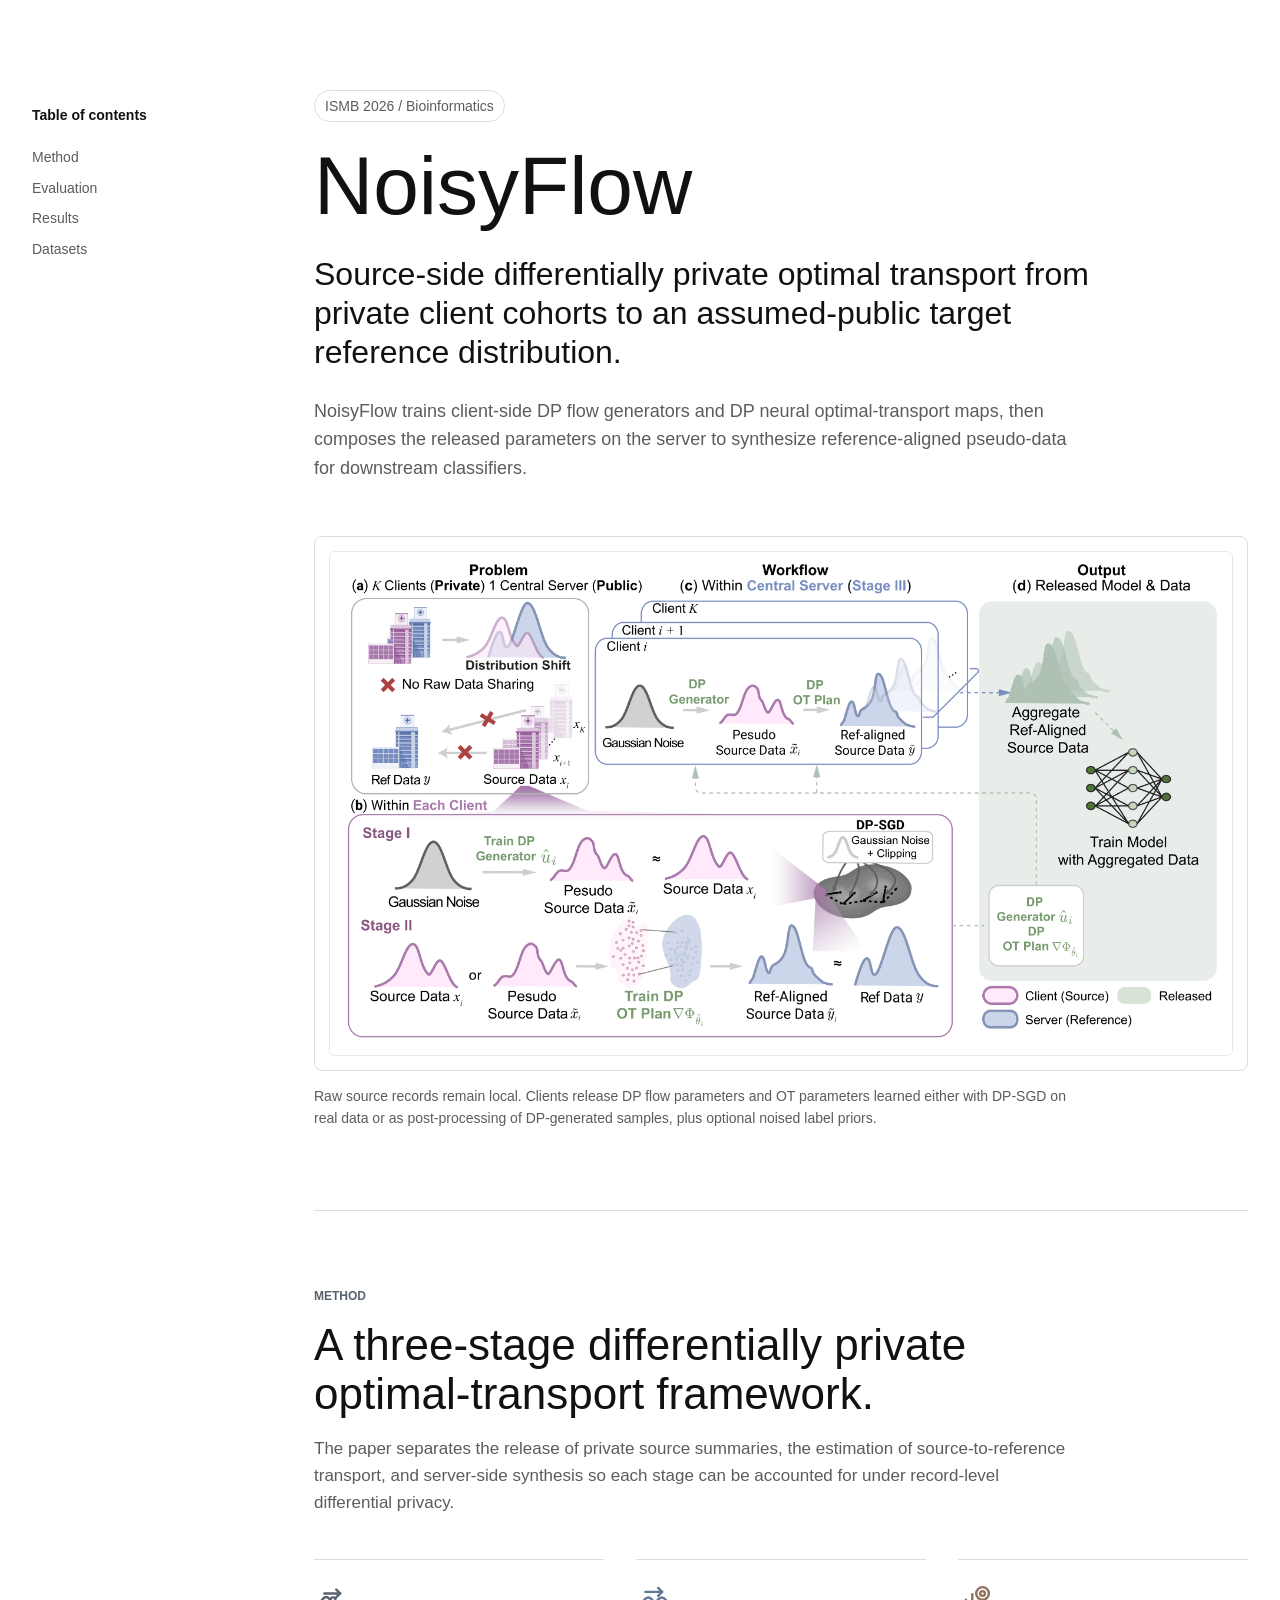
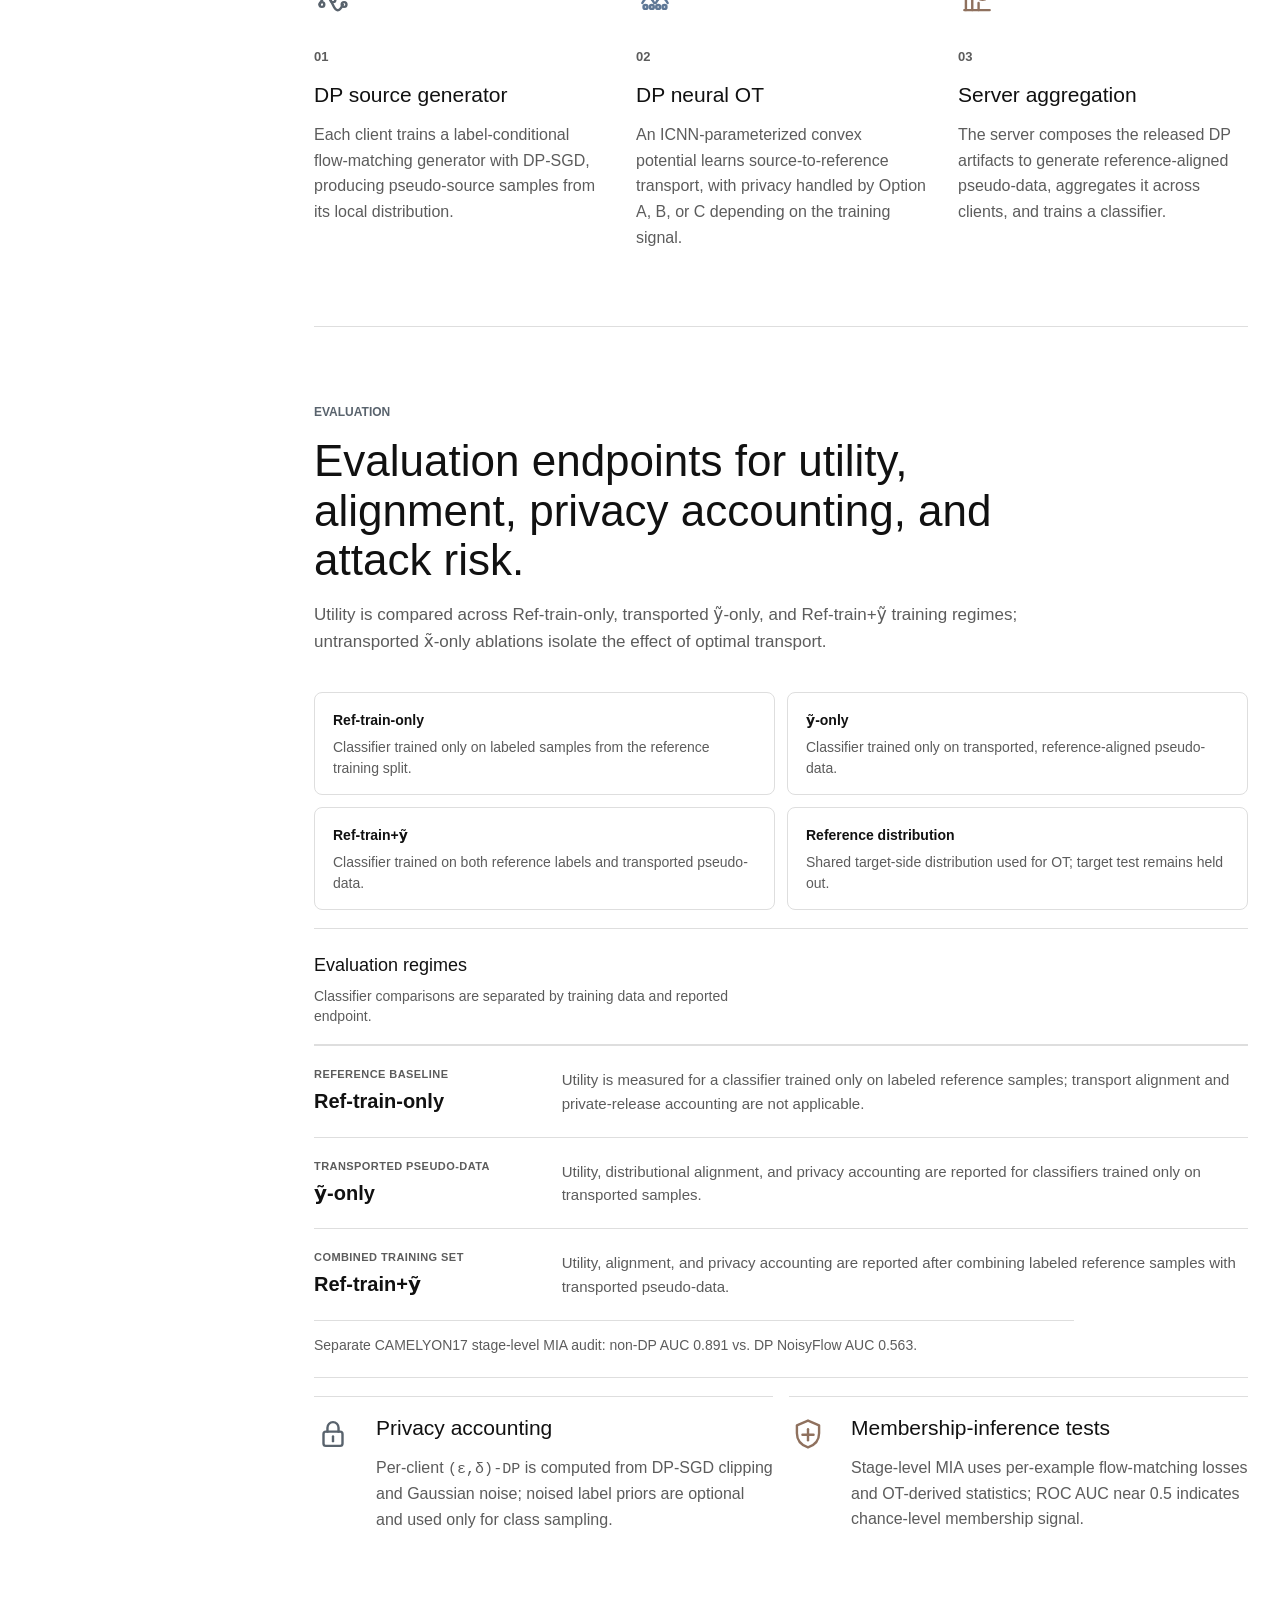
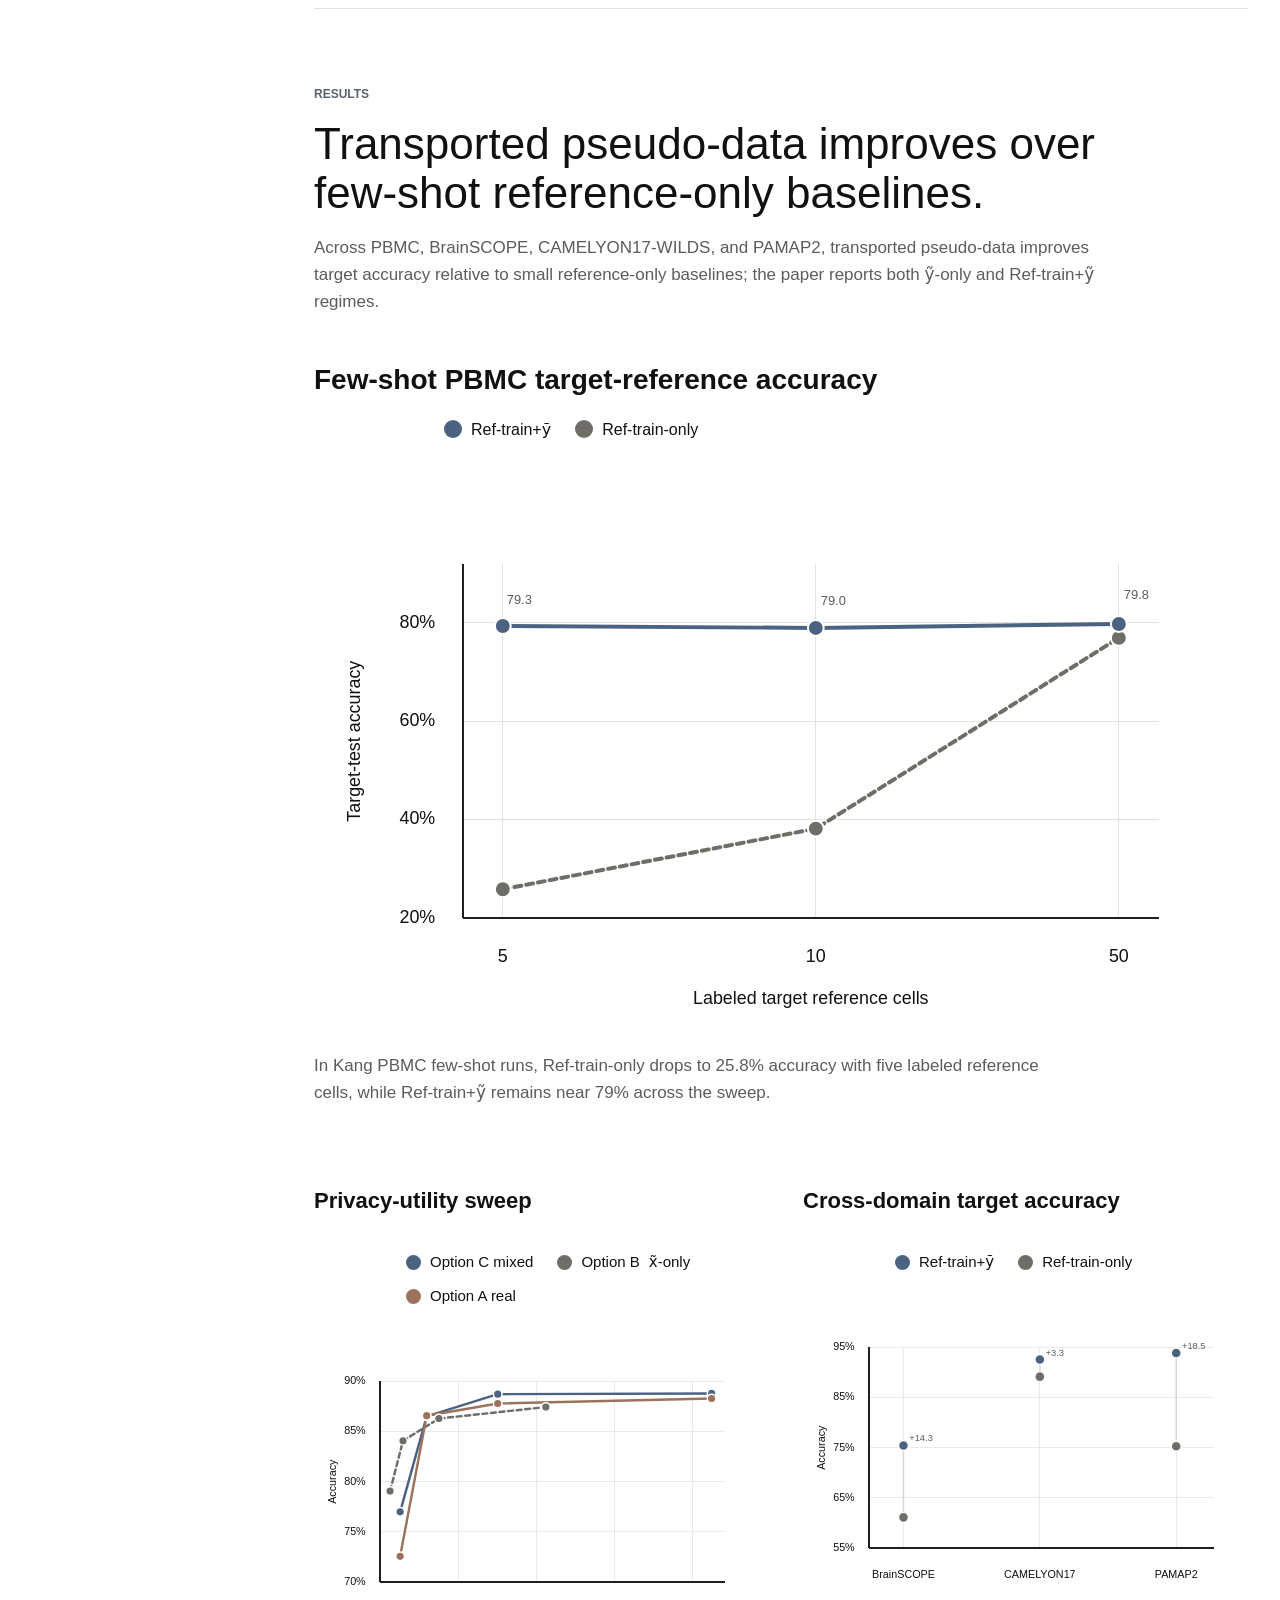
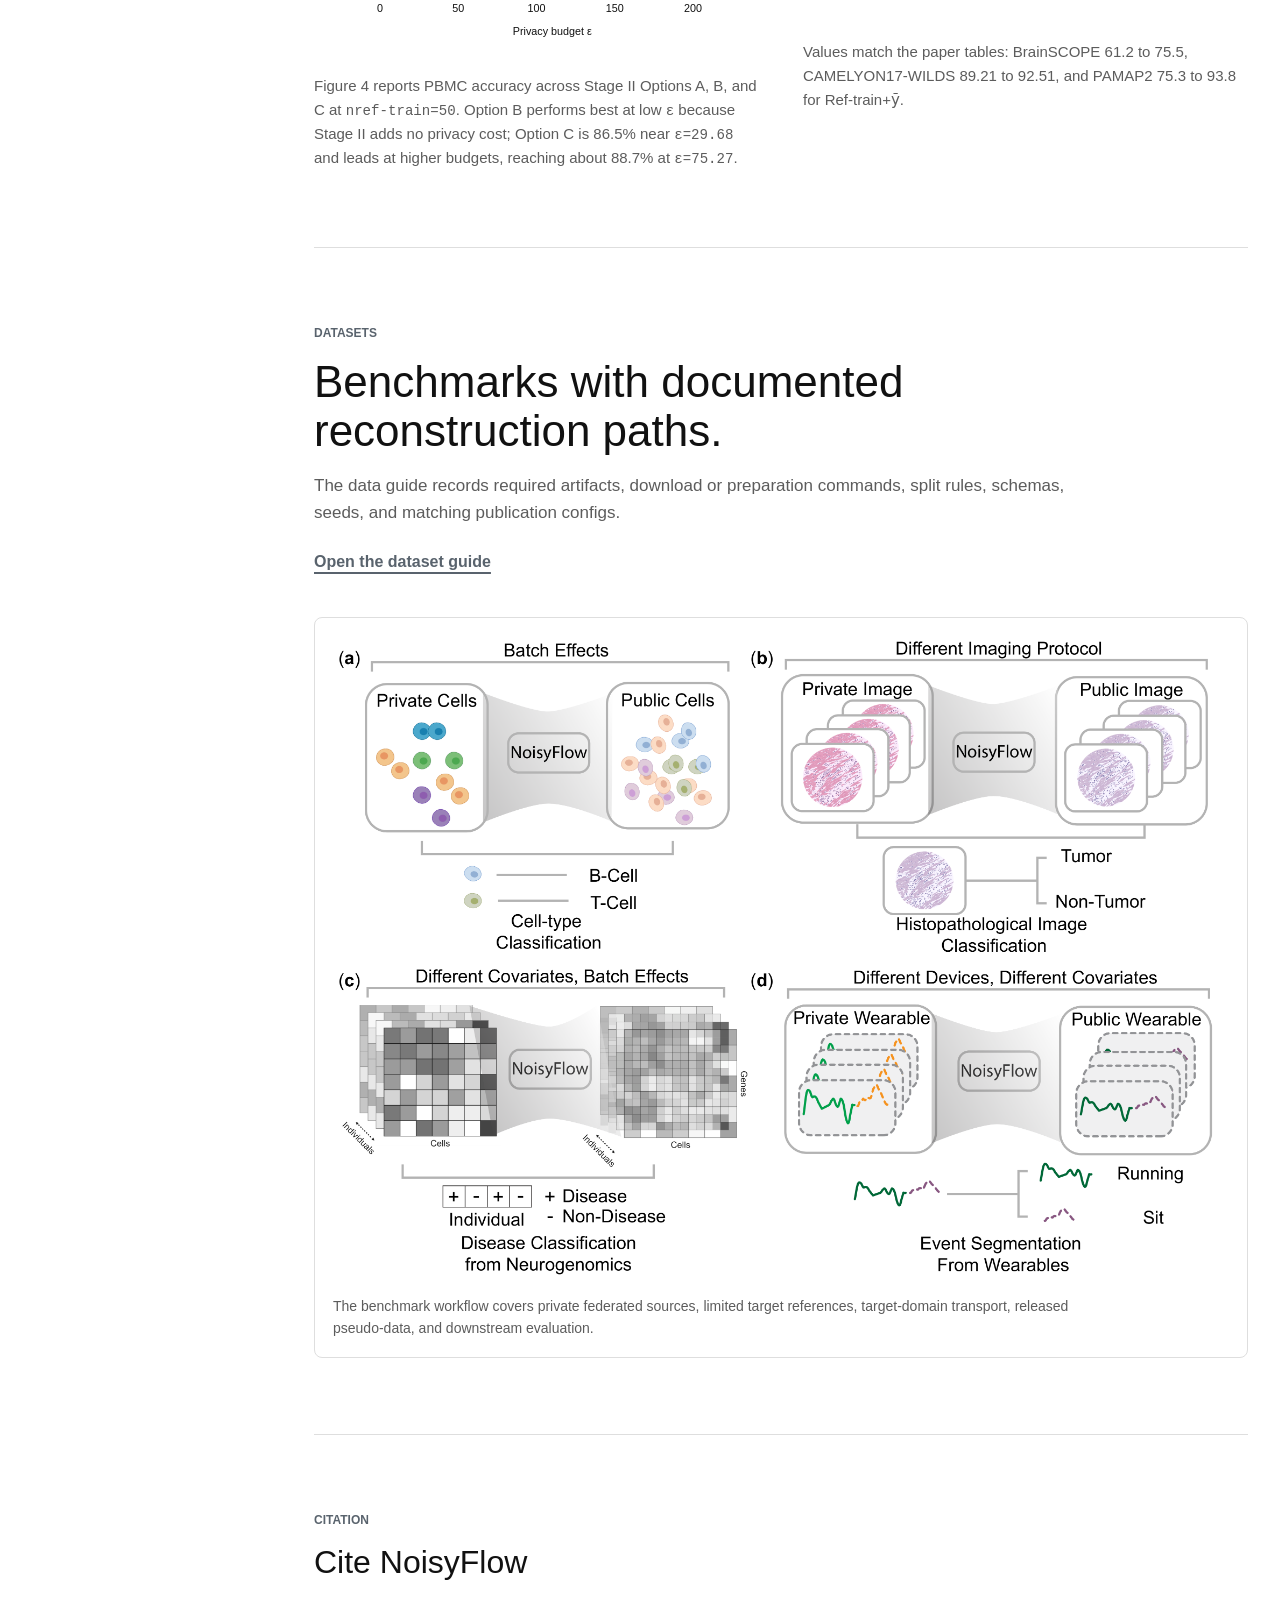
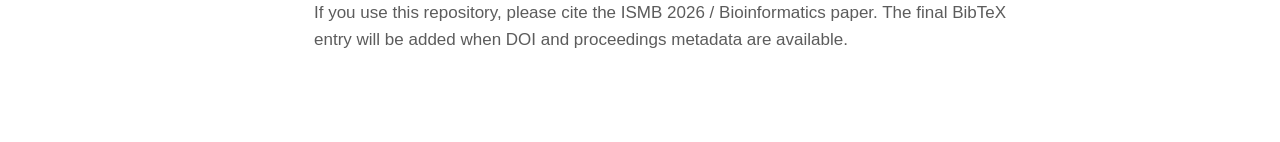
<file: index.html>
<!DOCTYPE html>
<html lang="en">
  <head>
    <meta charset="utf-8">
    <meta name="viewport" content="width=device-width, initial-scale=1">
    <meta
      name="description"
      content="NoisyFlow is a differentially private optimal-transport framework for cross-institutional harmonization under distribution shift."
    >
    <title>NoisyFlow | Privacy-Preserving Federated Domain Adaptation</title>
    <link rel="icon" href="data:image/svg+xml,%3Csvg xmlns='http://www.w3.org/2000/svg' viewBox='0 0 48 48'%3E%3Crect width='48' height='48' rx='10' fill='%23111111'/%3E%3Cpath d='M12 29c5-10 10-10 15 0 3 6 6 6 9 2M12 19c5 10 10 10 15 0 3-6 6-6 9-2' fill='none' stroke='white' stroke-width='3' stroke-linecap='round'/%3E%3C/svg%3E">
    <link rel="stylesheet" href="styles.css?v=4">
  </head>
  <body>
    <svg class="icon-sprite" aria-hidden="true" focusable="false">
      <symbol id="icon-mark" viewBox="0 0 48 48" fill="none" stroke-linecap="round" stroke-linejoin="round">
        <rect x="4" y="4" width="40" height="40" rx="9" fill="currentColor" stroke="none" />
        <path d="M13 29c4.8-10 9.4-10 14.2 0 2.7 5.5 5.2 6.1 7.8 1.9" stroke="#ffffff" stroke-width="2.4" />
        <path d="M13 19c4.8 10 9.4 10 14.2 0 2.7-5.5 5.2-6.1 7.8-1.9" stroke="#ffffff" stroke-width="2.4" />
        <circle cx="13" cy="24" r="2.4" fill="#ffffff" stroke="#ffffff" />
        <circle cx="35" cy="24" r="2.4" fill="#ffffff" stroke="#ffffff" />
      </symbol>
      <symbol id="icon-flow" viewBox="0 0 48 48" fill="none" stroke="currentColor" stroke-width="2.4" stroke-linecap="round" stroke-linejoin="round">
        <path d="M7 31c5.6-12.8 11.1-12.8 16.7 0 4.2 9.6 8.5 9.6 12.8 0" />
        <path d="M13 17h20" />
        <path d="m28 12 5 5-5 5" />
        <circle cx="10" cy="31" r="3" />
        <circle cx="24" cy="25" r="3" />
        <circle cx="38" cy="31" r="3" />
      </symbol>
      <symbol id="icon-transport" viewBox="0 0 48 48" fill="none" stroke="currentColor" stroke-width="2.4" stroke-linecap="round" stroke-linejoin="round">
        <path d="M8 29c5-9.2 10-9.2 15 0" />
        <path d="M25 29c5-9.2 10-9.2 15 0" />
        <path d="M12 15h21" />
        <path d="m28 10 5 5-5 5" />
        <circle cx="12" cy="34" r="2.5" />
        <circle cx="20" cy="34" r="2.5" />
        <circle cx="28" cy="34" r="2.5" />
        <circle cx="36" cy="34" r="2.5" />
      </symbol>
      <symbol id="icon-evaluate" viewBox="0 0 48 48" fill="none" stroke="currentColor" stroke-width="2.4" stroke-linecap="round" stroke-linejoin="round">
        <circle cx="31" cy="17" r="8" />
        <circle cx="31" cy="17" r="3" />
        <path d="M10 38V25" />
        <path d="M18 38V18" />
        <path d="M26 38V29" />
        <path d="M8 38h32" />
      </symbol>
      <symbol id="icon-lock" viewBox="0 0 48 48" fill="none" stroke="currentColor" stroke-width="2.4" stroke-linecap="round" stroke-linejoin="round">
        <rect x="12" y="21" width="24" height="18" rx="3" />
        <path d="M17 21v-5a7 7 0 0 1 14 0v5" />
        <path d="M24 27v6" />
      </symbol>
      <symbol id="icon-attack" viewBox="0 0 48 48" fill="none" stroke="currentColor" stroke-width="2.4" stroke-linecap="round" stroke-linejoin="round">
        <path d="M24 7 38 13v10c0 9-5.5 15-14 18-8.5-3-14-9-14-18V13l14-6Z" />
        <path d="M17 25h14" />
        <path d="M24 18v14" />
      </symbol>
      <symbol id="icon-config" viewBox="0 0 48 48" fill="none" stroke="currentColor" stroke-width="2.4" stroke-linecap="round" stroke-linejoin="round">
        <path d="M10 14h28" />
        <path d="M10 24h28" />
        <path d="M10 34h28" />
        <circle cx="18" cy="14" r="3" />
        <circle cx="30" cy="24" r="3" />
        <circle cx="22" cy="34" r="3" />
      </symbol>
      <symbol id="icon-gaussian" viewBox="0 0 48 48" fill="none" stroke="currentColor" stroke-width="2.4" stroke-linecap="round" stroke-linejoin="round">
        <path d="M5 34c5-22 13-22 19 0 5-15 12-15 19 0" />
        <path d="M7 39h34" />
      </symbol>
      <symbol id="icon-cell" viewBox="0 0 48 48" fill="none" stroke="currentColor" stroke-width="2.4" stroke-linecap="round" stroke-linejoin="round">
        <circle cx="17" cy="18" r="6" />
        <circle cx="31" cy="16" r="5" />
        <circle cx="27" cy="31" r="7" />
        <circle cx="17" cy="18" r="1.7" />
        <circle cx="31" cy="16" r="1.5" />
        <circle cx="27" cy="31" r="2" />
      </symbol>
      <symbol id="icon-cohort" viewBox="0 0 48 48" fill="none" stroke="currentColor" stroke-width="2.4" stroke-linecap="round" stroke-linejoin="round">
        <rect x="9" y="12" width="10" height="24" rx="2" />
        <rect x="19" y="8" width="10" height="28" rx="2" />
        <rect x="29" y="16" width="10" height="20" rx="2" />
        <path d="M8 39h32" />
      </symbol>
      <symbol id="icon-image" viewBox="0 0 48 48" fill="none" stroke="currentColor" stroke-width="2.4" stroke-linecap="round" stroke-linejoin="round">
        <rect x="9" y="11" width="30" height="26" rx="4" />
        <circle cx="19" cy="20" r="3" />
        <path d="m13 33 8-8 6 6 4-4 5 6" />
      </symbol>
      <symbol id="icon-wearable" viewBox="0 0 48 48" fill="none" stroke="currentColor" stroke-width="2.4" stroke-linecap="round" stroke-linejoin="round">
        <path d="M16 8h16l-3 8H19l-3-8Z" />
        <rect x="15" y="16" width="18" height="18" rx="5" />
        <path d="M19 34h10l3 6H16l3-6Z" />
        <path d="M19 25c2-5 4-5 6 0 2 5 4 5 6 0" />
      </symbol>
      <symbol id="icon-protein" viewBox="0 0 48 48" fill="none" stroke="currentColor" stroke-width="2.4" stroke-linecap="round" stroke-linejoin="round">
        <circle cx="15" cy="16" r="4" />
        <circle cx="30" cy="13" r="4" />
        <circle cx="34" cy="29" r="5" />
        <circle cx="18" cy="34" r="5" />
        <path d="M18 15 26 14" />
        <path d="m31 17 2 7" />
        <path d="m30 31-8 2" />
        <path d="m17 29-1-9" />
      </symbol>
    </svg>

    <main id="top" class="article-page">
      <div class="article-grid">
        <aside class="article-toc" aria-label="Table of contents">
          <p>Table of contents</p>
          <a href="#method">Method</a>
          <a href="#evaluation">Evaluation</a>
          <a href="#results">Results</a>
          <a href="#datasets">Datasets</a>
        </aside>

        <article class="article-main">
          <header class="article-hero">
            <div class="article-meta">
              <time datetime="2026">ISMB 2026 / Bioinformatics</time>
            </div>
            <h1>NoisyFlow</h1>
            <p class="hero-deck">
              Source-side differentially private optimal transport from private client cohorts
              to an assumed-public target reference distribution.
            </p>
            <p class="hero-summary">
              NoisyFlow trains client-side DP flow generators and DP neural optimal-transport
              maps, then composes the released parameters on the server to synthesize
              reference-aligned pseudo-data for downstream classifiers.
            </p>

            <figure class="hero-figure">
              <a href="assets/Noisyflow-Mar24th-schematics-updated.pdf">
                <img
                  src="assets/noisyflow-main-schematic-600dpi.png"
                  alt="NoisyFlow pipeline schematic showing private clients, DP generator training, DP optimal transport to a shared reference distribution, server-side pseudo-data synthesis, and downstream model training."
                  fetchpriority="high"
                  width="6121"
                  height="3411"
                >
              </a>
              <figcaption>
                Raw source records remain local. Clients release DP flow parameters and OT
                parameters learned either with DP-SGD on real data or as post-processing of
                DP-generated samples, plus optional noised label priors.
              </figcaption>
            </figure>
          </header>

          <section class="article-section" id="method" aria-labelledby="method-title">
            <div class="section-copy">
              <p class="section-kicker">Method</p>
              <h2 id="method-title">A three-stage differentially private optimal-transport framework.</h2>
              <p>
                The paper separates the release of private source summaries, the estimation of
                source-to-reference transport, and server-side synthesis so each stage can be
                accounted for under record-level differential privacy.
              </p>
            </div>

            <div class="stage-list">
              <article class="stage-card">
                <svg class="section-icon" aria-hidden="true"><use href="#icon-flow"></use></svg>
                <span>01</span>
                <h3>DP source generator</h3>
                <p>
                  Each client trains a label-conditional flow-matching generator with DP-SGD,
                  producing pseudo-source samples from its local distribution.
                </p>
              </article>
              <article class="stage-card">
                <svg class="section-icon" aria-hidden="true"><use href="#icon-transport"></use></svg>
                <span>02</span>
                <h3>DP neural OT</h3>
                <p>
                  An ICNN-parameterized convex potential learns source-to-reference transport,
                  with privacy handled by Option A, B, or C depending on the training signal.
                </p>
              </article>
              <article class="stage-card">
                <svg class="section-icon" aria-hidden="true"><use href="#icon-evaluate"></use></svg>
                <span>03</span>
                <h3>Server aggregation</h3>
                <p>
                  The server composes the released DP artifacts to generate reference-aligned
                  pseudo-data, aggregates it across clients, and trains a classifier.
                </p>
              </article>
            </div>
          </section>

          <section class="article-section" id="evaluation" aria-labelledby="evaluation-title">
            <div class="section-copy">
              <p class="section-kicker">Evaluation</p>
              <h2 id="evaluation-title">Evaluation endpoints for utility, alignment, privacy accounting, and attack risk.</h2>
              <p>
                Utility is compared across Ref-train-only, transported <span class="math-term"><span class="math-symbol">y&#771;</span>-only</span>,
                and <span class="math-term">Ref-train+<span class="math-symbol">y&#771;</span></span> training regimes; untransported
                <span class="math-term"><span class="math-symbol">x&#771;</span>-only</span> ablations isolate the effect of optimal transport.
              </p>
            </div>

            <div class="evaluation-layout">
              <div class="term-list">
                <div>
                  <span>Ref-train-only</span>
                  <p>Classifier trained only on labeled samples from the reference training split.</p>
                </div>
                <div>
                  <span class="math-term"><span class="math-symbol">y&#771;</span>-only</span>
                  <p>Classifier trained only on transported, reference-aligned pseudo-data.</p>
                </div>
                <div>
                  <span class="math-term">Ref-train+<span class="math-symbol">y&#771;</span></span>
                  <p>Classifier trained on both reference labels and transported pseudo-data.</p>
                </div>
                <div>
                  <span>Reference distribution</span>
                  <p>Shared target-side distribution used for OT; target test remains held out.</p>
                </div>
              </div>

              <div class="evaluation-board">
                <div class="board-heading">
                  <span>Evaluation regimes</span>
                  <p>Classifier comparisons are separated by training data and reported endpoint.</p>
                </div>
                <div class="regime-list">
                  <article>
                    <div>
                      <span>Reference baseline</span>
                      <h3>Ref-train-only</h3>
                    </div>
                    <p>
                      Utility is measured for a classifier trained only on labeled reference
                      samples; transport alignment and private-release accounting are not applicable.
                    </p>
                  </article>
                  <article>
                    <div>
                      <span>Transported pseudo-data</span>
                      <h3><span class="math-term"><span class="math-symbol">y&#771;</span>-only</span></h3>
                    </div>
                    <p>
                      Utility, distributional alignment, and privacy accounting are reported for
                      classifiers trained only on transported samples.
                    </p>
                  </article>
                  <article>
                    <div>
                      <span>Combined training set</span>
                      <h3><span class="math-term">Ref-train+<span class="math-symbol">y&#771;</span></span></h3>
                    </div>
                    <p>
                      Utility, alignment, and privacy accounting are reported after combining
                      labeled reference samples with transported pseudo-data.
                    </p>
                  </article>
                </div>
                <p class="matrix-note">
                  Separate CAMELYON17 stage-level MIA audit: non-DP AUC 0.891 vs.
                  DP NoisyFlow AUC 0.563.
                </p>
              </div>

              <div class="axis-list">
                <article>
                  <svg aria-hidden="true"><use href="#icon-lock"></use></svg>
                  <div>
                    <h3>Privacy accounting</h3>
                    <p>
                      Per-client <code class="math-term">(&epsilon;,&delta;)-DP</code> is computed from DP-SGD clipping and
                      Gaussian noise; noised label priors are optional and used only for class sampling.
                    </p>
                  </div>
                </article>
                <article>
                  <svg aria-hidden="true"><use href="#icon-attack"></use></svg>
                  <div>
                    <h3>Membership-inference tests</h3>
                    <p>
                      Stage-level MIA uses per-example flow-matching losses and OT-derived statistics;
                      ROC AUC near 0.5 indicates chance-level membership signal.
                    </p>
                  </div>
                </article>
              </div>
            </div>
          </section>

          <section class="article-section results-section" id="results" aria-labelledby="results-title">
            <div class="section-copy">
              <p class="section-kicker">Results</p>
              <h2 id="results-title">Transported pseudo-data improves over few-shot reference-only baselines.</h2>
              <p>
                Across PBMC, BrainSCOPE, CAMELYON17-WILDS, and PAMAP2, transported
                pseudo-data improves target accuracy relative to small reference-only baselines;
                the paper reports both <span class="math-term"><span class="math-symbol">y&#771;</span>-only</span> and
                <span class="math-term">Ref-train+<span class="math-symbol">y&#771;</span></span> regimes.
              </p>
            </div>

            <div class="results-chart-block">
              <figure class="analysis-chart analysis-chart-large" tabindex="0" aria-label="Scrollable PBMC few-shot accuracy chart">
                <div class="chart-heading">
                  <h3>Few-shot PBMC target-reference accuracy</h3>
                </div>
                <div class="chart-legend" aria-hidden="true">
                  <span><i class="series-noisyflow"></i><span class="math-term">Ref-train+<span class="math-symbol">y&#771;</span></span></span>
                  <span><i class="series-ref"></i>Ref-train-only</span>
                </div>
                <svg class="chart-svg" viewBox="0 0 940 560" role="img" aria-label="Line chart showing PBMC target accuracy across 5, 10, and 50 labeled reference cells. Ref-train plus transported pseudo-data stays near 79 percent while Ref-train-only falls sharply with fewer labels.">
                  <g class="chart-grid">
                    <path d="M150 456H850"></path>
                    <path d="M150 357H850"></path>
                    <path d="M150 258H850"></path>
                    <path d="M150 159H850"></path>
                    <path d="M190 100V456"></path>
                    <path d="M505 100V456"></path>
                    <path d="M810 100V456"></path>
                  </g>
                  <g class="chart-axis">
                    <path d="M150 456H850"></path>
                    <path d="M150 100V456"></path>
                  </g>
                  <g class="chart-ticks y">
                    <text x="122" y="456">20%</text>
                    <text x="122" y="357">40%</text>
                    <text x="122" y="258">60%</text>
                    <text x="122" y="159">80%</text>
                  </g>
                  <g class="chart-ticks x">
                    <text x="190" y="500">5</text>
                    <text x="505" y="500">10</text>
                    <text x="810" y="500">50</text>
                  </g>
                  <text class="axis-title axis-title-y" x="46" y="278" transform="rotate(-90 46 278)">Target-test accuracy</text>
                  <text class="axis-title" x="500" y="542">Labeled target reference cells</text>
                  <path class="chart-line line-ref" d="M190 427L505 366L810 174"></path>
                  <path class="chart-line line-noisyflow" d="M190 162L505 164L810 160"></path>
                  <g class="chart-points ref">
                    <circle cx="190" cy="427" r="8"></circle>
                    <circle cx="505" cy="366" r="8"></circle>
                    <circle cx="810" cy="174" r="8"></circle>
                  </g>
                  <g class="chart-points noisyflow">
                    <circle cx="190" cy="162" r="8"></circle>
                    <circle cx="505" cy="164" r="8"></circle>
                    <circle cx="810" cy="160" r="8"></circle>
                  </g>
                  <g class="chart-value-labels">
                    <text x="194" y="140">79.3</text>
                    <text x="510" y="141">79.0</text>
                    <text x="815" y="135">79.8</text>
                  </g>
                </svg>
                <figcaption>
                  In Kang PBMC few-shot runs, Ref-train-only drops to 25.8% accuracy with five
                  labeled reference cells, while <span class="math-term">Ref-train+<span class="math-symbol">y&#771;</span></span> remains near 79%
                  across the sweep.
                </figcaption>
              </figure>

              <div class="analysis-chart-grid">
                <figure class="analysis-chart" tabindex="0" aria-label="Scrollable PBMC privacy-utility chart">
                  <div class="chart-heading">
                    <h3>Privacy-utility sweep</h3>
                  </div>
                  <div class="chart-legend" aria-hidden="true">
                    <span><i class="series-noisyflow"></i>Option C mixed</span>
                    <span><i class="series-ref"></i>Option B <span class="math-term"><span class="math-symbol">x&#771;</span>-only</span></span>
                    <span><i class="series-alt"></i>Option A real</span>
                  </div>
                  <svg class="chart-svg" viewBox="0 0 620 450" role="img" aria-label="Line chart comparing PBMC privacy utility options as epsilon increases.">
                    <g class="chart-grid">
                      <path d="M92 350H572"></path>
                      <path d="M92 280H572"></path>
                      <path d="M92 210H572"></path>
                      <path d="M92 140H572"></path>
                      <path d="M92 70H572"></path>
                      <path d="M92 70V350"></path>
                      <path d="M201 70V350"></path>
                      <path d="M310 70V350"></path>
                      <path d="M419 70V350"></path>
                      <path d="M528 70V350"></path>
                    </g>
                    <g class="chart-axis">
                      <path d="M92 350H572"></path>
                      <path d="M92 70V350"></path>
                    </g>
                    <g class="chart-ticks y">
                      <text x="72" y="350">70%</text>
                      <text x="72" y="280">75%</text>
                      <text x="72" y="210">80%</text>
                      <text x="72" y="140">85%</text>
                      <text x="72" y="70">90%</text>
                    </g>
                    <g class="chart-ticks x">
                      <text x="92" y="392">0</text>
                      <text x="201" y="392">50</text>
                      <text x="310" y="392">100</text>
                      <text x="419" y="392">150</text>
                      <text x="528" y="392">200</text>
                    </g>
                    <text class="axis-title small-axis-title" x="332" y="424">Privacy budget &epsilon;</text>
                    <text class="axis-title axis-title-y small-axis-y" x="30" y="210" transform="rotate(-90 30 210)">Accuracy</text>
                    <path class="chart-line line-ref" d="M106 223L124 153L174 122L323 106"></path>
                    <path class="chart-line line-noisyflow" d="M120 252L157 119L256 88L554 87"></path>
                    <path class="chart-line line-alt" d="M120 314L157 118L256 101L554 94"></path>
                    <g class="chart-points ref">
                      <circle cx="106" cy="223" r="6"></circle>
                      <circle cx="124" cy="153" r="6"></circle>
                      <circle cx="174" cy="122" r="6"></circle>
                      <circle cx="323" cy="106" r="6"></circle>
                    </g>
                    <g class="chart-points noisyflow">
                      <circle cx="120" cy="252" r="6"></circle>
                      <circle cx="157" cy="119" r="6"></circle>
                      <circle cx="256" cy="88" r="6"></circle>
                      <circle cx="554" cy="87" r="6"></circle>
                    </g>
                    <g class="chart-points alt">
                      <circle cx="120" cy="314" r="6"></circle>
                      <circle cx="157" cy="118" r="6"></circle>
                      <circle cx="256" cy="101" r="6"></circle>
                      <circle cx="554" cy="94" r="6"></circle>
                    </g>
                  </svg>
                  <figcaption>
                    Figure 4 reports PBMC accuracy across Stage II Options A, B, and C at
                    <code>nref-train=50</code>. Option B performs best at low
                    <code>&epsilon;</code> because Stage II adds no privacy cost; Option C is
                    86.5% near <code>&epsilon;=29.68</code> and leads at higher budgets,
                    reaching about 88.7% at <code>&epsilon;=75.27</code>.
                  </figcaption>
                </figure>

                <figure class="analysis-chart" tabindex="0" aria-label="Scrollable cross-domain target accuracy chart">
                  <div class="chart-heading">
                    <h3>Cross-domain target accuracy</h3>
                  </div>
                  <div class="chart-legend" aria-hidden="true">
                    <span><i class="series-noisyflow"></i><span class="math-term">Ref-train+<span class="math-symbol">y&#771;</span></span></span>
                    <span><i class="series-ref"></i>Ref-train-only</span>
                  </div>
                  <svg class="chart-svg" viewBox="0 0 620 450" role="img" aria-label="Dot chart comparing Ref-train-only and Ref-train plus transported pseudo-data across BrainSCOPE, CAMELYON17, and PAMAP2.">
                    <g class="chart-grid">
                      <path d="M92 350H572"></path>
                      <path d="M92 280H572"></path>
                      <path d="M92 210H572"></path>
                      <path d="M92 140H572"></path>
                      <path d="M92 70H572"></path>
                      <path d="M140 70V350"></path>
                      <path d="M330 70V350"></path>
                      <path d="M520 70V350"></path>
                    </g>
                    <g class="chart-axis">
                      <path d="M92 350H572"></path>
                      <path d="M92 70V350"></path>
                    </g>
                    <g class="chart-ticks y">
                      <text x="72" y="350">55%</text>
                      <text x="72" y="280">65%</text>
                      <text x="72" y="210">75%</text>
                      <text x="72" y="140">85%</text>
                      <text x="72" y="70">95%</text>
                    </g>
                    <g class="chart-ticks x">
                      <text x="140" y="392">BrainSCOPE</text>
                      <text x="330" y="392">CAMELYON17</text>
                      <text x="520" y="392">PAMAP2</text>
                    </g>
                    <text class="axis-title axis-title-y small-axis-y" x="30" y="210" transform="rotate(-90 30 210)">Accuracy</text>
                    <path class="delta-line" d="M140 307V207"></path>
                    <path class="delta-line" d="M330 111V87"></path>
                    <path class="delta-line" d="M520 208V78"></path>
                    <g class="chart-points ref">
                      <circle cx="140" cy="307" r="7"></circle>
                      <circle cx="330" cy="111" r="7"></circle>
                      <circle cx="520" cy="208" r="7"></circle>
                    </g>
                    <g class="chart-points noisyflow">
                      <circle cx="140" cy="207" r="7"></circle>
                      <circle cx="330" cy="87" r="7"></circle>
                      <circle cx="520" cy="78" r="7"></circle>
                    </g>
                    <g class="chart-value-labels">
                      <text x="148" y="201">+14.3</text>
                      <text x="338" y="82">+3.3</text>
                      <text x="528" y="73">+18.5</text>
                    </g>
                  </svg>
                  <figcaption>
                    Values match the paper tables: BrainSCOPE 61.2 to 75.5, CAMELYON17-WILDS
                    89.21 to 92.51, and PAMAP2 75.3 to 93.8 for
                    <span class="math-term">Ref-train+<span class="math-symbol">y&#771;</span></span>.
                  </figcaption>
                </figure>
              </div>
            </div>
          </section>

          <section class="article-section" id="datasets" aria-labelledby="datasets-title">
            <div class="section-copy">
              <p class="section-kicker">Datasets</p>
              <h2 id="datasets-title">Benchmarks with documented reconstruction paths.</h2>
              <p>
                The data guide records required artifacts, download or preparation commands, split
                rules, schemas, seeds, and matching publication configs.
              </p>
              <a class="text-link" href="docs/data.html">Open the dataset guide</a>
            </div>

            <figure class="dataset-figure">
              <img
                src="assets/noisyflow-schematic-600dpi.png"
                alt="NoisyFlow benchmark schematic summarizing private source cohorts, target reference data, transport, release, and downstream evaluation."
                loading="lazy"
                width="3330"
                height="2397"
              >
              <figcaption>
                The benchmark workflow covers private federated sources, limited target references,
                target-domain transport, released pseudo-data, and downstream evaluation.
              </figcaption>
            </figure>
          </section>

          <footer class="site-footer" aria-label="Citation">
            <p>Citation</p>
            <h2>Cite NoisyFlow</h2>
            <p>
              If you use this repository, please cite the ISMB 2026 / Bioinformatics paper. The final
              BibTeX entry will be added when DOI and proceedings metadata are available.
            </p>
          </footer>
        </article>
      </div>
    </main>
  </body>
</html>
</file>
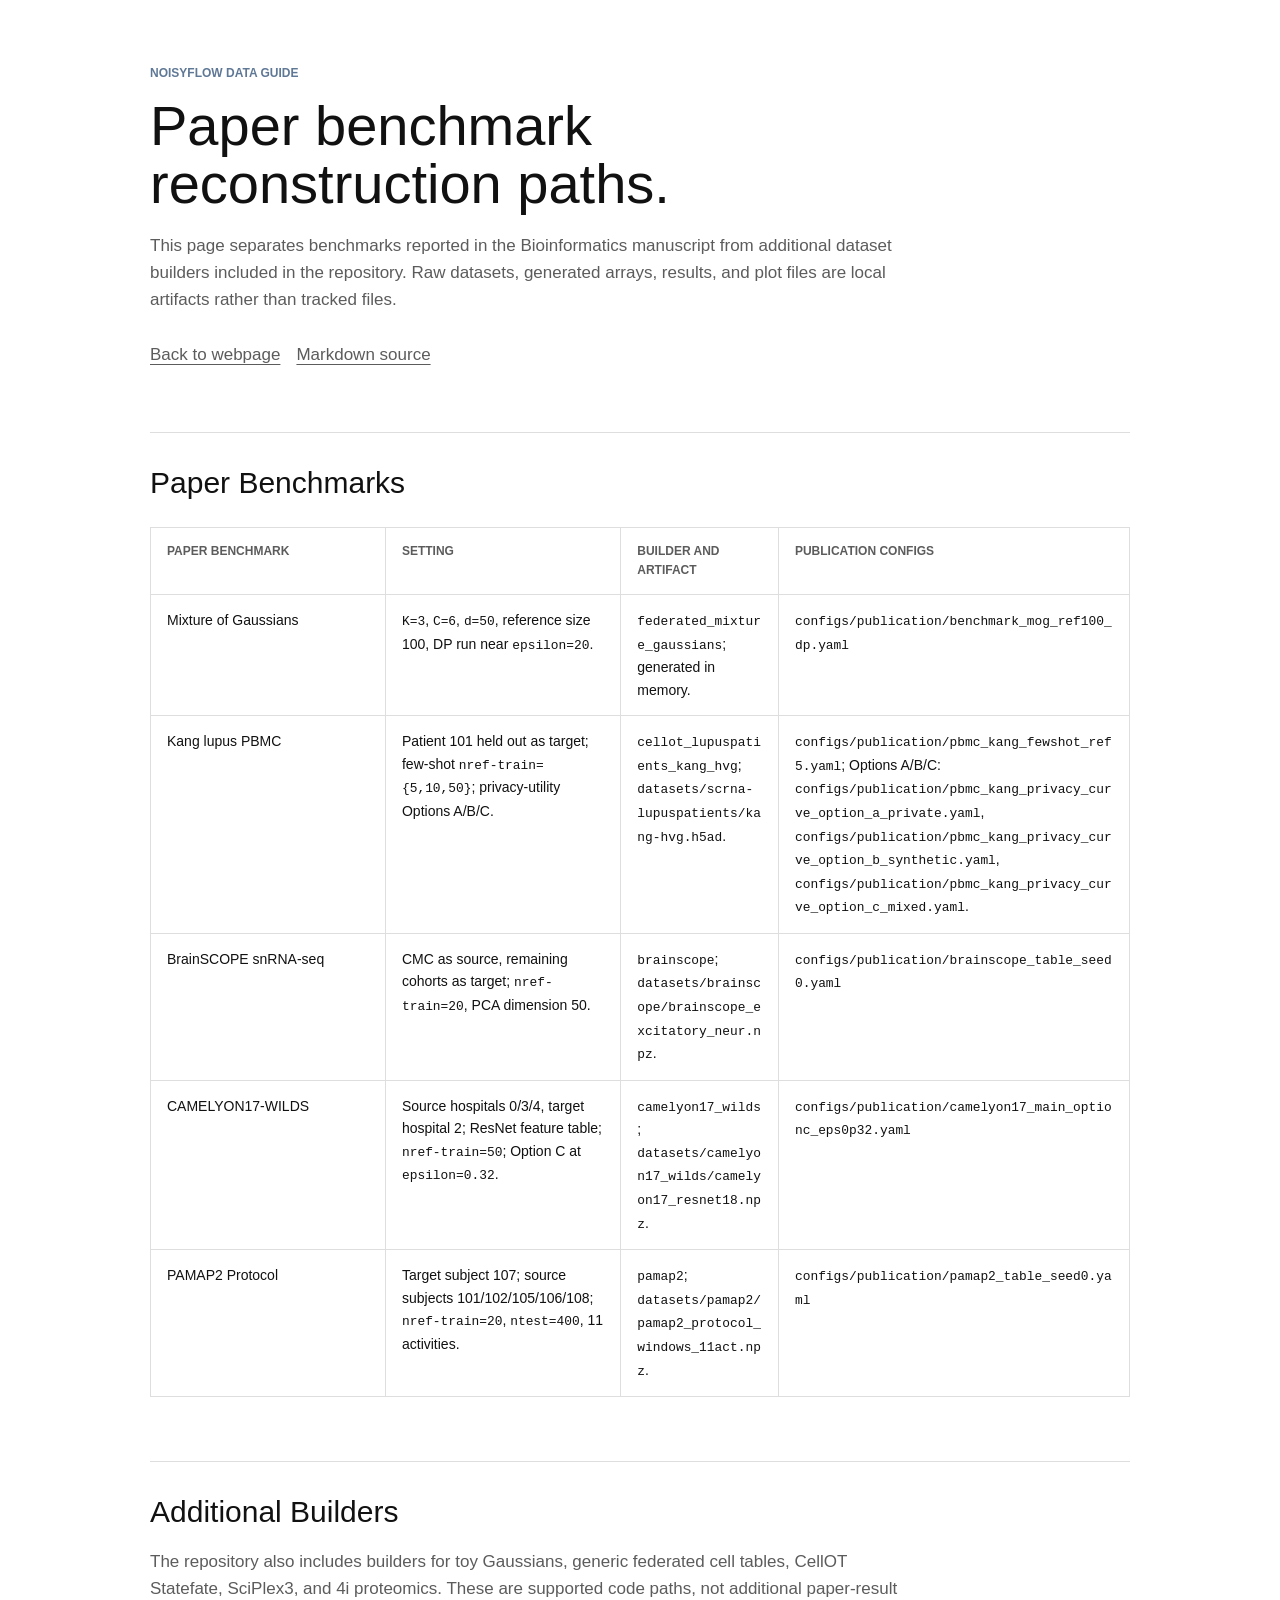
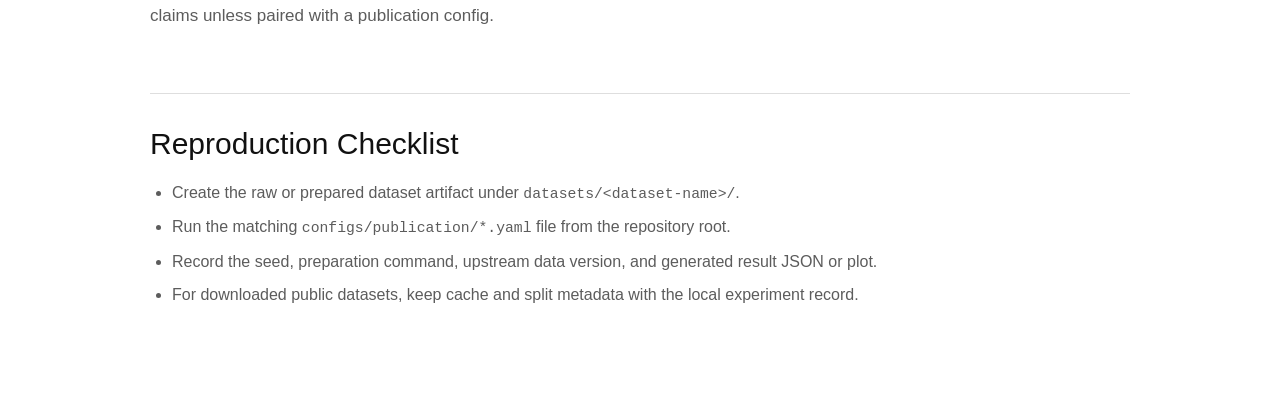
<file: docs/data.html>
<!DOCTYPE html>
<html lang="en">
  <head>
    <meta charset="utf-8">
    <meta name="viewport" content="width=device-width, initial-scale=1">
    <title>NoisyFlow Data Guide</title>
    <link rel="icon" href="data:image/svg+xml,%3Csvg xmlns='http://www.w3.org/2000/svg' viewBox='0 0 48 48'%3E%3Crect width='48' height='48' rx='10' fill='%23111111'/%3E%3Cpath d='M12 29c5-10 10-10 15 0 3 6 6 6 9 2M12 19c5 10 10 10 15 0 3-6 6-6 9-2' fill='none' stroke='white' stroke-width='3' stroke-linecap='round'/%3E%3C/svg%3E">
    <style>
      :root {
        color-scheme: light;
        --ink: #111111;
        --muted: #5c5c5c;
        --line: #dedede;
        --grid: #ece9e4;
        --accent: #5f7896;
      }

      * {
        box-sizing: border-box;
      }

      body {
        margin: 0;
        color: var(--ink);
        font-family: "Helvetica Neue", Helvetica, Arial, ui-sans-serif, system-ui, sans-serif;
        line-height: 1.6;
      }

      main {
        width: min(980px, calc(100% - 40px));
        margin: 0 auto;
        padding: 64px 0 88px;
      }

      a {
        color: inherit;
        text-underline-offset: 4px;
      }

      .eyebrow {
        margin: 0 0 14px;
        color: var(--accent);
        font-size: 12px;
        font-weight: 600;
        text-transform: uppercase;
      }

      h1 {
        max-width: 780px;
        margin: 0;
        font-size: 56px;
        font-weight: 400;
        line-height: 1.04;
      }

      h2 {
        margin: 64px 0 14px;
        padding-top: 32px;
        border-top: 1px solid var(--line);
        font-size: 30px;
        font-weight: 500;
        line-height: 1.18;
      }

      p {
        max-width: 760px;
        margin: 18px 0 0;
        color: var(--muted);
        font-size: 17px;
      }

      table {
        width: 100%;
        margin-top: 26px;
        border-collapse: collapse;
        border: 1px solid var(--line);
        font-size: 14px;
      }

      th,
      td {
        padding: 14px 16px;
        border: 1px solid var(--line);
        text-align: left;
        vertical-align: top;
      }

      thead th {
        color: var(--muted);
        font-size: 12px;
        font-weight: 600;
        text-transform: uppercase;
      }

      tbody th {
        width: 24%;
        font-weight: 500;
      }

      code {
        font-family: "SFMono-Regular", "SF Mono", Consolas, "Liberation Mono", Menlo, monospace;
        font-size: 0.92em;
        overflow-wrap: anywhere;
        word-break: break-word;
      }

      ul {
        max-width: 760px;
        margin: 18px 0 0;
        padding-left: 22px;
        color: var(--muted);
      }

      li + li {
        margin-top: 8px;
      }

      .links {
        display: flex;
        flex-wrap: wrap;
        gap: 16px;
        margin-top: 28px;
      }

      @media (max-width: 640px) {
        main {
          width: calc(100% - 32px);
          padding-top: 44px;
        }

        h1 {
          font-size: 38px;
        }

        table,
        tbody,
        tr,
        th,
        td {
          display: block;
          width: 100%;
        }

        thead {
          display: none;
        }

        tr {
          padding: 16px;
          border-bottom: 1px solid var(--line);
        }

        th,
        td {
          padding: 0;
          border: 0;
        }

        td {
          margin-top: 12px;
        }
      }
    </style>
  </head>
  <body>
    <main>
      <p class="eyebrow">NoisyFlow Data Guide</p>
      <h1>Paper benchmark reconstruction paths.</h1>
      <p>
        This page separates benchmarks reported in the Bioinformatics manuscript from
        additional dataset builders included in the repository. Raw datasets, generated
        arrays, results, and plot files are local artifacts rather than tracked files.
      </p>
      <p class="links">
        <a href="../index.html#datasets">Back to webpage</a>
        <a href="data.md">Markdown source</a>
      </p>

      <h2>Paper Benchmarks</h2>
      <table>
        <thead>
          <tr>
            <th scope="col">Paper benchmark</th>
            <th scope="col">Setting</th>
            <th scope="col">Builder and artifact</th>
            <th scope="col">Publication configs</th>
          </tr>
        </thead>
        <tbody>
          <tr>
            <th scope="row">Mixture of Gaussians</th>
            <td><code>K=3</code>, <code>C=6</code>, <code>d=50</code>, reference size 100, DP run near <code>epsilon=20</code>.</td>
            <td><code>federated_mixture_gaussians</code>; generated in memory.</td>
            <td><code>configs/publication/benchmark_mog_ref100_dp.yaml</code></td>
          </tr>
          <tr>
            <th scope="row">Kang lupus PBMC</th>
            <td>Patient 101 held out as target; few-shot <code>nref-train={5,10,50}</code>; privacy-utility Options A/B/C.</td>
            <td><code>cellot_lupuspatients_kang_hvg</code>; <code>datasets/scrna-lupuspatients/kang-hvg.h5ad</code>.</td>
            <td><code>configs/publication/pbmc_kang_fewshot_ref5.yaml</code>; Options A/B/C: <code>configs/publication/pbmc_kang_privacy_curve_option_a_private.yaml</code>, <code>configs/publication/pbmc_kang_privacy_curve_option_b_synthetic.yaml</code>, <code>configs/publication/pbmc_kang_privacy_curve_option_c_mixed.yaml</code>.</td>
          </tr>
          <tr>
            <th scope="row">BrainSCOPE snRNA-seq</th>
            <td>CMC as source, remaining cohorts as target; <code>nref-train=20</code>, PCA dimension 50.</td>
            <td><code>brainscope</code>; <code>datasets/brainscope/brainscope_excitatory_neur.npz</code>.</td>
            <td><code>configs/publication/brainscope_table_seed0.yaml</code></td>
          </tr>
          <tr>
            <th scope="row">CAMELYON17-WILDS</th>
            <td>Source hospitals 0/3/4, target hospital 2; ResNet feature table; <code>nref-train=50</code>; Option C at <code>epsilon=0.32</code>.</td>
            <td><code>camelyon17_wilds</code>; <code>datasets/camelyon17_wilds/camelyon17_resnet18.npz</code>.</td>
            <td><code>configs/publication/camelyon17_main_optionc_eps0p32.yaml</code></td>
          </tr>
          <tr>
            <th scope="row">PAMAP2 Protocol</th>
            <td>Target subject 107; source subjects 101/102/105/106/108; <code>nref-train=20</code>, <code>ntest=400</code>, 11 activities.</td>
            <td><code>pamap2</code>; <code>datasets/pamap2/pamap2_protocol_windows_11act.npz</code>.</td>
            <td><code>configs/publication/pamap2_table_seed0.yaml</code></td>
          </tr>
        </tbody>
      </table>

      <h2>Additional Builders</h2>
      <p>
        The repository also includes builders for toy Gaussians, generic federated
        cell tables, CellOT Statefate, SciPlex3, and 4i proteomics. These are
        supported code paths, not additional paper-result claims unless paired with
        a publication config.
      </p>

      <h2>Reproduction Checklist</h2>
      <ul>
        <li>Create the raw or prepared dataset artifact under <code>datasets/&lt;dataset-name&gt;/</code>.</li>
        <li>Run the matching <code>configs/publication/*.yaml</code> file from the repository root.</li>
        <li>Record the seed, preparation command, upstream data version, and generated result JSON or plot.</li>
        <li>For downloaded public datasets, keep cache and split metadata with the local experiment record.</li>
      </ul>
    </main>
  </body>
</html>
</file>
<file: styles.css>
:root {
  color-scheme: light;
  --page: #ffffff;
  --surface: #ffffff;
  --ink: #111111;
  --muted: #5c5c5c;
  --soft: #f4f4f4;
  --line: #dedede;
  --line-strong: #bcbcbc;
  --teal: #59636d;
  --teal-soft: #eceff0;
  --blue: #5f7896;
  --blue-soft: #e9eef3;
  --rust: #8f715e;
  --rust-soft: #f0e7e1;
  --series-main: #4b6380;
  --series-ref: #6f6d68;
  --series-alt: #9b725c;
  --axis: #1f1f1f;
  --grid: #e6e2db;
}

* {
  box-sizing: border-box;
}

html {
  scroll-behavior: smooth;
}

body {
  margin: 0;
  background: var(--page);
  color: var(--ink);
  font-family:
    "OpenAI Sans", "Helvetica Neue", Helvetica, Arial, ui-sans-serif, system-ui, -apple-system, BlinkMacSystemFont, "Segoe UI", sans-serif;
  font-size: 16px;
  line-height: 1.6;
  letter-spacing: 0;
  text-rendering: optimizeLegibility;
  -webkit-font-smoothing: antialiased;
}

img {
  display: block;
  max-width: 100%;
  height: auto;
}

a {
  color: inherit;
}

code {
  font-family:
    "SFMono-Regular", "SF Mono", Consolas, "Liberation Mono", Menlo, monospace;
  font-size: 0.94em;
}

.math-symbol {
  font-family: inherit;
  white-space: nowrap;
}

.math-term {
  white-space: nowrap;
}

section[id] {
  scroll-margin-top: 20px;
}

.icon-sprite {
  position: absolute;
  width: 0;
  height: 0;
  overflow: hidden;
}

.icon-sprite symbol * {
  vector-effect: non-scaling-stroke;
}

.article-page {
  padding: 72px 32px 0;
}

.article-grid {
  display: grid;
  grid-template-columns: 210px minmax(0, 1080px);
  gap: 72px;
  width: min(1390px, 100%);
  margin: 0 auto;
}

.article-toc {
  position: sticky;
  top: 96px;
  align-self: start;
  display: grid;
  gap: 8px;
  padding-top: 8px;
  color: var(--muted);
  font-size: 14px;
}

.article-toc p {
  margin: 0 0 12px;
  color: var(--ink);
  font-weight: 600;
}

.article-toc a {
  width: fit-content;
  color: var(--muted);
  text-decoration: none;
}

.article-toc a:hover,
.article-toc a:focus-visible {
  color: var(--ink);
  text-decoration: underline;
  text-underline-offset: 4px;
  outline: none;
}

.article-main {
  min-width: 0;
}

.article-hero {
  padding: 18px 0 80px;
}

.article-meta {
  display: flex;
  flex-wrap: wrap;
  gap: 8px;
  align-items: center;
  margin-bottom: 24px;
  color: var(--muted);
  font-size: 14px;
}

.article-meta time,
.article-meta span {
  display: inline-flex;
  align-items: center;
  min-height: 28px;
  padding: 4px 10px;
  border: 1px solid var(--line);
  border-radius: 999px;
  background: var(--surface);
}

.article-hero h1 {
  max-width: 780px;
  margin: 0;
  font-size: 82px;
  line-height: 0.98;
  letter-spacing: 0;
  font-weight: 400;
}

.hero-deck {
  max-width: 820px;
  margin: 28px 0 0;
  color: var(--ink);
  font-size: 32px;
  font-weight: 400;
  line-height: 1.23;
}

.hero-summary {
  max-width: 760px;
  margin: 24px 0 0;
  color: var(--muted);
  font-size: 18px;
  line-height: 1.58;
}

.hero-figure {
  margin: 54px 0 0;
}

.hero-figure a {
  display: block;
  padding: 14px;
  background: var(--surface);
  border: 1px solid var(--line);
  border-radius: 8px;
}

.hero-figure img {
  width: 100%;
  border: 1px solid #e6ebe9;
  border-radius: 6px;
  background: #ffffff;
}

figcaption {
  max-width: 760px;
  margin: 14px 0 0;
  color: var(--muted);
  font-size: 14px;
}

.article-section {
  padding: 76px 0;
  border-top: 1px solid var(--line);
}

.section-copy {
  max-width: 760px;
}

.section-kicker {
  margin: 0 0 14px;
  color: var(--teal);
  font-size: 12px;
  font-weight: 600;
  text-transform: uppercase;
}

.section-copy h2,
.site-footer h2 {
  margin: 0;
  font-size: 44px;
  line-height: 1.12;
  letter-spacing: 0;
  font-weight: 400;
}

.section-copy p:not(.section-kicker) {
  margin: 18px 0 0;
  color: var(--muted);
  font-size: 17px;
  line-height: 1.58;
}

.axis-list svg,
.section-icon {
  flex: 0 0 auto;
  width: 38px;
  height: 38px;
  color: var(--teal);
}

.axis-list svg *,
.section-icon * {
  fill: none;
  stroke: currentColor;
  stroke-width: 2.4;
  stroke-linecap: round;
  stroke-linejoin: round;
}

.stage-list {
  display: grid;
  grid-template-columns: repeat(3, minmax(0, 1fr));
  gap: 32px;
  margin-top: 42px;
}

.stage-card {
  min-height: 0;
  padding: 20px 0 0;
  background: transparent;
  border: 0;
  border-top: 1px solid var(--line);
  border-radius: 0;
}

.stage-card:nth-child(2) .section-icon {
  color: var(--blue);
}

.stage-card:nth-child(3) .section-icon {
  color: var(--rust);
}

.stage-card > span {
  display: block;
  margin: 22px 0 14px;
  color: var(--muted);
  font-size: 13px;
  font-weight: 600;
}

.stage-card h3,
.axis-list h3 {
  margin: 0;
  font-size: 21px;
  line-height: 1.24;
  letter-spacing: 0;
  font-weight: 500;
}

.stage-card p,
.axis-list p {
  margin: 14px 0 0;
  color: var(--muted);
}

.evaluation-layout {
  display: grid;
  grid-template-columns: 1fr;
  gap: 18px;
  align-items: start;
  margin-top: 36px;
}

.evaluation-board {
  padding: 0;
  background: transparent;
  border-top: 1px solid var(--line);
  border-bottom: 1px solid var(--line);
  border-radius: 0;
}

.term-list {
  display: grid;
  grid-template-columns: repeat(2, minmax(0, 1fr));
  gap: 12px;
}

.term-list div {
  padding: 16px 18px;
  border: 1px solid var(--line);
  border-radius: 8px;
  background: var(--surface);
}

.term-list > div > span {
  display: block;
  color: var(--ink);
  font-size: 14px;
  font-weight: 600;
}

.term-list p {
  margin: 6px 0 0;
  color: var(--muted);
  font-size: 14px;
  line-height: 1.45;
}

.board-heading {
  display: grid;
  gap: 6px;
  padding: 22px 0 18px;
  border-bottom: 1px solid var(--line);
}

.board-heading span {
  font-size: 18px;
  font-weight: 500;
}

.board-heading p {
  max-width: 430px;
  margin: 0;
  color: var(--muted);
  font-size: 14px;
  line-height: 1.45;
}

.regime-list {
  display: grid;
}

.regime-list article {
  display: grid;
  grid-template-columns: minmax(180px, 0.32fr) minmax(0, 1fr);
  gap: 28px;
  padding: 22px 0;
  border-top: 1px solid var(--line);
}

.regime-list article > div {
  display: grid;
  gap: 7px;
  align-content: start;
}

.regime-list article > div > span {
  color: var(--muted);
  font-size: 11px;
  font-weight: 600;
  letter-spacing: 0.04em;
  line-height: 1.25;
  text-transform: uppercase;
}

.regime-list h3 {
  margin: 0;
  color: var(--ink);
  font-size: 20px;
  font-weight: 600;
  line-height: 1.2;
}

.regime-list p {
  max-width: 680px;
  margin: 0;
  color: var(--muted);
  font-size: 15px;
  line-height: 1.55;
}

.matrix-note {
  max-width: 760px;
  margin: 0 0 22px;
  padding-top: 14px;
  border-top: 1px solid var(--line);
  color: var(--muted);
  font-size: 14px;
  line-height: 1.45;
}

.axis-list {
  display: grid;
  grid-template-columns: repeat(2, minmax(0, 1fr));
  gap: 16px;
}

.axis-list article {
  display: grid;
  grid-template-columns: 44px minmax(0, 1fr);
  gap: 18px;
  min-height: 0;
  padding: 18px 0 0;
  background: transparent;
  border: 0;
  border-top: 1px solid var(--line);
  border-radius: 0;
}

.axis-list article:nth-child(2) svg {
  color: var(--rust);
}

.results-section .section-copy {
  max-width: 820px;
}

.results-chart-block {
  display: grid;
  gap: 46px;
  margin-top: 48px;
}

.analysis-chart {
  margin: 0;
  padding: 0;
  background: var(--page);
  overflow-x: auto;
}

.analysis-chart-large {
  max-width: 100%;
}

.chart-heading {
  display: flex;
  align-items: center;
  justify-content: flex-start;
  gap: 20px;
  margin-bottom: 24px;
}

.chart-heading h3 {
  margin: 0;
  color: var(--ink);
  font-size: 28px;
  font-weight: 600;
  line-height: 1.15;
}

.chart-legend {
  display: flex;
  flex-wrap: wrap;
  gap: 16px 24px;
  align-items: center;
  margin: 0 0 26px 130px;
  color: var(--ink);
  font-size: 16px;
  line-height: 1.2;
}

.chart-legend > span {
  display: inline-flex;
  align-items: center;
  gap: 9px;
}

.chart-legend i {
  width: 18px;
  height: 18px;
  border-radius: 999px;
}

.series-noisyflow {
  background: var(--series-main);
}

.series-ref {
  background: var(--series-ref);
}

.series-alt {
  background: var(--series-alt);
}

.chart-svg {
  display: block;
  width: 100%;
  min-width: 620px;
  overflow: visible;
}

.analysis-chart-large .chart-svg {
  min-width: 760px;
}

.chart-grid path {
  fill: none;
  stroke: var(--grid);
  stroke-width: 1;
  shape-rendering: crispEdges;
}

.chart-axis path {
  fill: none;
  stroke: var(--axis);
  stroke-width: 2;
  shape-rendering: crispEdges;
}

.chart-ticks text,
.axis-title {
  fill: var(--ink);
  font-size: 18px;
}

.chart-ticks.y text {
  text-anchor: end;
  dominant-baseline: middle;
}

.chart-ticks.x text {
  text-anchor: middle;
}

.axis-title {
  font-size: 18px;
  text-anchor: middle;
}

.chart-line {
  fill: none;
  stroke-linecap: round;
  stroke-linejoin: round;
  stroke-width: 4;
}

.line-noisyflow {
  stroke: var(--series-main);
}

.line-ref {
  stroke: var(--series-ref);
  stroke-dasharray: 7 5;
}

.line-alt {
  stroke: var(--series-alt);
}

.chart-points circle {
  stroke: #ffffff;
  stroke-width: 2;
}

.chart-points.noisyflow circle {
  fill: var(--series-main);
}

.chart-points.ref circle {
  fill: var(--series-ref);
  stroke: var(--page);
  stroke-width: 2;
}

.chart-points.alt circle {
  fill: var(--series-alt);
}

.chart-value-labels text {
  fill: var(--muted);
  font-size: 13px;
  font-weight: 500;
}

.delta-line {
  fill: none;
  stroke: #d8d4cd;
  stroke-width: 2;
  stroke-linecap: round;
}

.small-axis-title {
  font-size: 15px;
}

.small-axis-y {
  font-size: 15px;
}

.analysis-chart figcaption {
  max-width: 760px;
  margin: 32px 0 0;
  color: var(--muted);
  font-size: 17px;
  line-height: 1.58;
}

.analysis-chart figcaption strong {
  font-weight: 600;
}

.analysis-chart-grid {
  display: grid;
  grid-template-columns: repeat(2, minmax(0, 1fr));
  gap: 44px;
  margin-top: 8px;
}

.analysis-chart-grid .chart-heading {
  min-height: 78px;
  margin-bottom: 14px;
}

.analysis-chart-grid .chart-svg {
  min-width: 0;
}

.analysis-chart-grid .chart-heading h3 {
  font-size: 22px;
}

.analysis-chart-grid .chart-legend {
  margin-left: 92px;
  font-size: 15px;
}

.analysis-chart-grid .chart-legend i {
  width: 15px;
  height: 15px;
}

.analysis-chart-grid .chart-ticks text,
.analysis-chart-grid .axis-title {
  font-size: 15px;
}

.analysis-chart-grid .chart-line {
  stroke-width: 3.4;
}

.analysis-chart-grid figcaption {
  max-width: 100%;
  margin-top: 20px;
  color: var(--muted);
  font-size: 15px;
  line-height: 1.58;
}

.dataset-figure {
  margin: 42px 0 0;
  padding: 18px;
  background: var(--surface);
  border: 1px solid var(--line);
  border-radius: 8px;
}

.dataset-figure img {
  width: 100%;
  border-radius: 6px;
  background: #ffffff;
}

.text-link {
  display: inline-flex;
  width: fit-content;
  margin-top: 22px;
  color: var(--teal);
  font-weight: 600;
  text-decoration-thickness: 2px;
  text-underline-offset: 5px;
}

.site-footer {
  padding: 76px 0 88px;
  border-top: 1px solid var(--line);
}

.site-footer p:first-child {
  margin: 0 0 14px;
  color: var(--teal);
  font-size: 12px;
  font-weight: 600;
  text-transform: uppercase;
}

.site-footer p:last-child {
  max-width: 720px;
  margin: 20px 0 0;
  color: var(--muted);
  font-size: 17px;
  line-height: 1.58;
}

.site-footer h2 {
  font-size: 32px;
}

@media (max-width: 1080px) {
  .article-grid {
    grid-template-columns: 1fr;
    gap: 0;
    width: min(900px, 100%);
  }

  .article-toc {
    position: static;
    display: flex;
    flex-wrap: wrap;
    gap: 10px 18px;
    margin-bottom: 36px;
    padding: 0;
  }

  .article-toc p {
    width: 100%;
    margin-bottom: 0;
  }

  .evaluation-layout,
  .analysis-chart-grid,
  .axis-list {
    grid-template-columns: 1fr;
    gap: 34px;
  }

  .chart-legend,
  .analysis-chart-grid .chart-legend {
    margin-left: 0;
  }

}

@media (max-width: 820px) {
  .article-page {
    padding: 44px 22px 0;
  }

  .article-hero {
    padding-bottom: 62px;
  }

  .article-hero h1 {
    font-size: 56px;
  }

  .hero-deck {
    font-size: 27px;
  }

  .hero-summary,
  .section-copy p:not(.section-kicker),
  .site-footer p:last-child {
    font-size: 16px;
  }

  .article-section {
    padding: 60px 0;
  }

  .section-copy h2,
  .site-footer h2 {
    font-size: 33px;
  }

  .chart-heading h3 {
    font-size: 24px;
  }

  .chart-legend {
    font-size: 15px;
  }

  .analysis-chart figcaption {
    font-size: 16px;
  }

  .chart-ticks text,
  .axis-title {
    font-size: 20px;
  }

  .stage-list,
  .axis-list {
    grid-template-columns: 1fr;
  }
}

@media (max-width: 560px) {
  .article-page {
    padding-left: 18px;
    padding-right: 18px;
  }

  .article-hero h1 {
    font-size: 44px;
  }

  .hero-deck {
    font-size: 23px;
  }

  .article-meta {
    align-items: flex-start;
    flex-direction: column;
  }

  .term-list {
    grid-template-columns: 1fr;
  }

  .evaluation-layout > *,
  .term-list > * {
    min-width: 0;
  }

  .evaluation-board {
    padding: 0;
  }

  .regime-list article {
    grid-template-columns: 1fr;
    gap: 10px;
    padding: 18px 0;
  }

  .regime-list h3 {
    font-size: 18px;
  }

  .hero-figure a {
    overflow-x: auto;
    padding: 8px;
  }

  .hero-figure img {
    width: 680px;
    max-width: none;
    min-width: 0;
  }

  .results-chart-block {
    gap: 38px;
    margin-top: 34px;
  }

  .chart-heading {
    margin-bottom: 18px;
  }

  .chart-heading h3,
  .analysis-chart-grid .chart-heading h3 {
    font-size: 22px;
  }

  .chart-legend,
  .analysis-chart-grid .chart-legend {
    gap: 10px 14px;
    margin-bottom: 14px;
    font-size: 13px;
  }

  .chart-legend i,
  .analysis-chart-grid .chart-legend i {
    width: 12px;
    height: 12px;
  }

  .analysis-chart-large .chart-svg {
    min-width: 0;
  }

  .analysis-chart-large .chart-ticks text,
  .analysis-chart-large .axis-title {
    font-size: 32px;
  }

  .analysis-chart-large .chart-value-labels text {
    font-size: 24px;
  }

  .analysis-chart-grid .chart-svg {
    min-width: 620px;
  }

  .chart-ticks text,
  .axis-title,
  .analysis-chart-grid .chart-ticks text,
  .analysis-chart-grid .axis-title {
    font-size: 24px;
  }

  .analysis-chart figcaption,
  .analysis-chart-grid figcaption {
    margin-top: 18px;
    font-size: 15px;
  }

}
</file>
